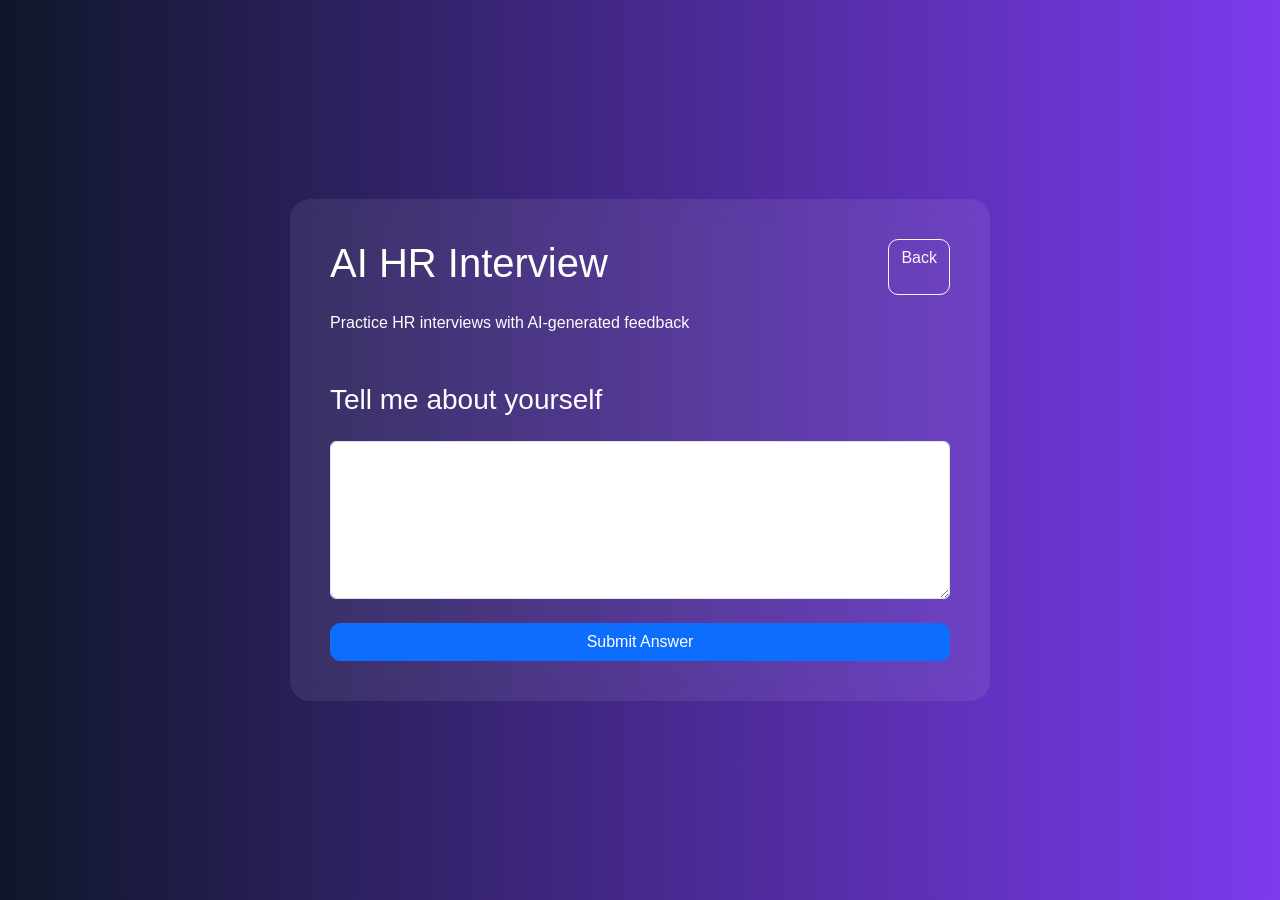
<file: frontend/hr.html>
<!DOCTYPE html>
<html lang="en">

<head>

  <meta charset="UTF-8">

  <meta name="viewport"
        content="width=device-width, initial-scale=1.0">

  <title>AI HR Interview</title>

  <link
    href="https://cdn.jsdelivr.net/npm/bootstrap@5.3.3/dist/css/bootstrap.min.css"
    rel="stylesheet">

  <link rel="stylesheet" href="style.css">

</head>

<body>

<div class="resume-container">

  <div class="resume-card">

    <div class="d-flex justify-content-between">

      <h1>
        AI HR Interview
      </h1>

      <a
      href="dashboard.html"
      class="btn btn-outline-light">

      Back

      </a>

    </div>

    <p class="mt-3">

      Practice HR interviews with AI-generated feedback

    </p>

    <div class="mt-5">

      <h3 id="question">

        Tell me about yourself

      </h3>

      <textarea
      id="answer"
      class="form-control mt-4"
      rows="6"
      placeholder="Type your answer here">
      </textarea>

      <button
      class="btn btn-primary mt-4 w-100"
      onclick="submitAnswer()">

      Submit Answer

      </button>

    </div>

    <div
    id="feedback"
    class="chart-card mt-5"
    style="display:none;">

    </div>

  </div>

</div>

<script>

const questions = [

    "Tell me about yourself",

    "Why should we hire you?",

    "What are your strengths?",

    "What are your weaknesses?",

    "Where do you see yourself in 5 years?",

    "Describe a challenge you faced",

    "Why do you want this job?"

];

function randomQuestion(){

    const randomIndex =
    Math.floor(Math.random() * questions.length);

    document.getElementById("question")
    .innerText = questions[randomIndex];

}

function submitAnswer(){

    const answer =
    document.getElementById("answer").value;

    let score = 0;

    let feedback = "";

    if(answer.length > 150){

        score = 95;

        feedback =
        "Excellent answer with strong communication and explanation.";

    }

    else if(answer.length > 80){

        score = 80;

        feedback =
        "Good answer. Try adding more confidence and examples.";

    }

    else if(answer.length > 30){

        score = 65;

        feedback =
        "Average answer. Try explaining more clearly.";

    }

    else{

        score = 40;

        feedback =
        "Answer too short. Add more details and confidence.";

    }

    const feedbackBox =
    document.getElementById("feedback");

    feedbackBox.style.display = "block";

    feedbackBox.innerHTML = `

        <h3>AI Feedback</h3>

        <h1 class="mt-3">${score}%</h1>

        <p class="mt-3">

        ${feedback}

        </p>

        <button
        class="btn btn-success mt-3"
        onclick="nextQuestion()">

        Next Question

        </button>

    `;

}

function nextQuestion(){

    randomQuestion();

    document.getElementById("answer").value = "";

    document.getElementById("feedback")
    .style.display = "none";

}

</script>

</body>
</html>
</file>
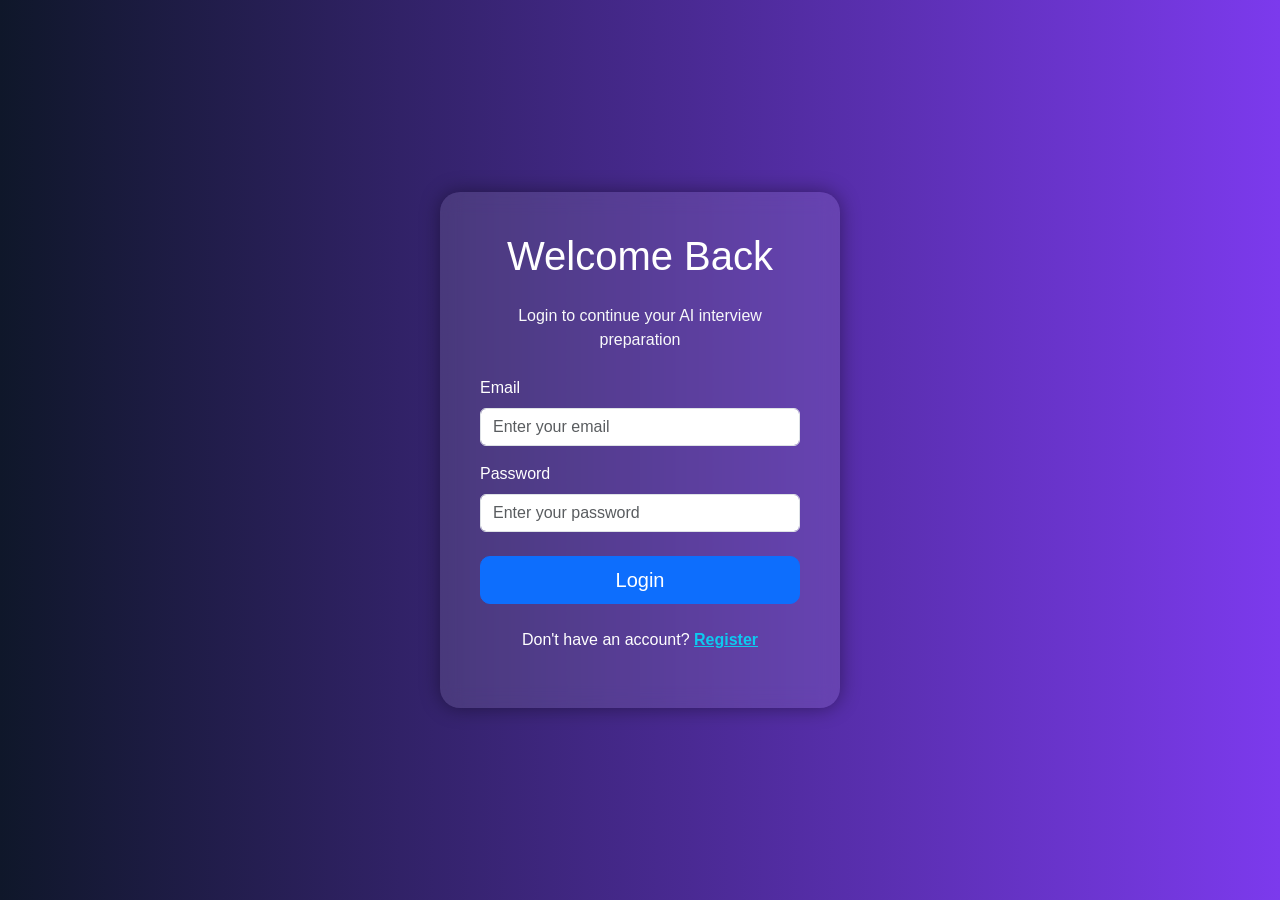
<file: frontend/login.html>
<!DOCTYPE html>
<html lang="en">
<head>

  <meta charset="UTF-8">

  <meta name="viewport"
        content="width=device-width, initial-scale=1.0">

  <title>Login - InterviewIQ AI</title>

  <!-- Bootstrap -->

  <link
    href="https://cdn.jsdelivr.net/npm/bootstrap@5.3.3/dist/css/bootstrap.min.css"
    rel="stylesheet">

  <!-- CSS -->

  <link rel="stylesheet" href="style.css">

</head>

<body>

<div class="login-container">

  <div class="login-card">

    <h1 class="text-center mb-4">
      Welcome Back
    </h1>

    <p class="text-center text-light mb-4">
      Login to continue your AI interview preparation
    </p>

    <!-- FORM -->

    <form id="loginForm">

      <!-- EMAIL -->

      <div class="mb-3">

        <label class="mb-2">
          Email
        </label>

        <input
          type="email"
          class="form-control"
          placeholder="Enter your email"
        >

      </div>

      <!-- PASSWORD -->

      <div class="mb-4">

        <label class="mb-2">
          Password
        </label>

        <input
          type="password"
          class="form-control"
          placeholder="Enter your password"
        >

      </div>

      <!-- LOGIN BUTTON -->

      <button
        type="submit"
        class="btn btn-primary w-100 btn-lg">

        Login

      </button>

    </form>

    <!-- REGISTER LINK -->

    <div class="text-center mt-4">

      <p>

        Don't have an account?

        <a
          href="register.html"
          class="text-info fw-bold">

          Register

        </a>

      </p>

    </div>

  </div>

</div>

<!-- JAVASCRIPT -->

<script>

document.getElementById("loginForm").addEventListener("submit", function(event) {

    event.preventDefault();

    const email = document.querySelector('input[type="email"]').value;

    const password = document.querySelector('input[type="password"]').value;

    if(email !== "" && password !== "") {

        window.location.href = "index.html";

    } else {

        alert("Please enter email and password");

    }

});

</script>

</body>
</html>
</file>
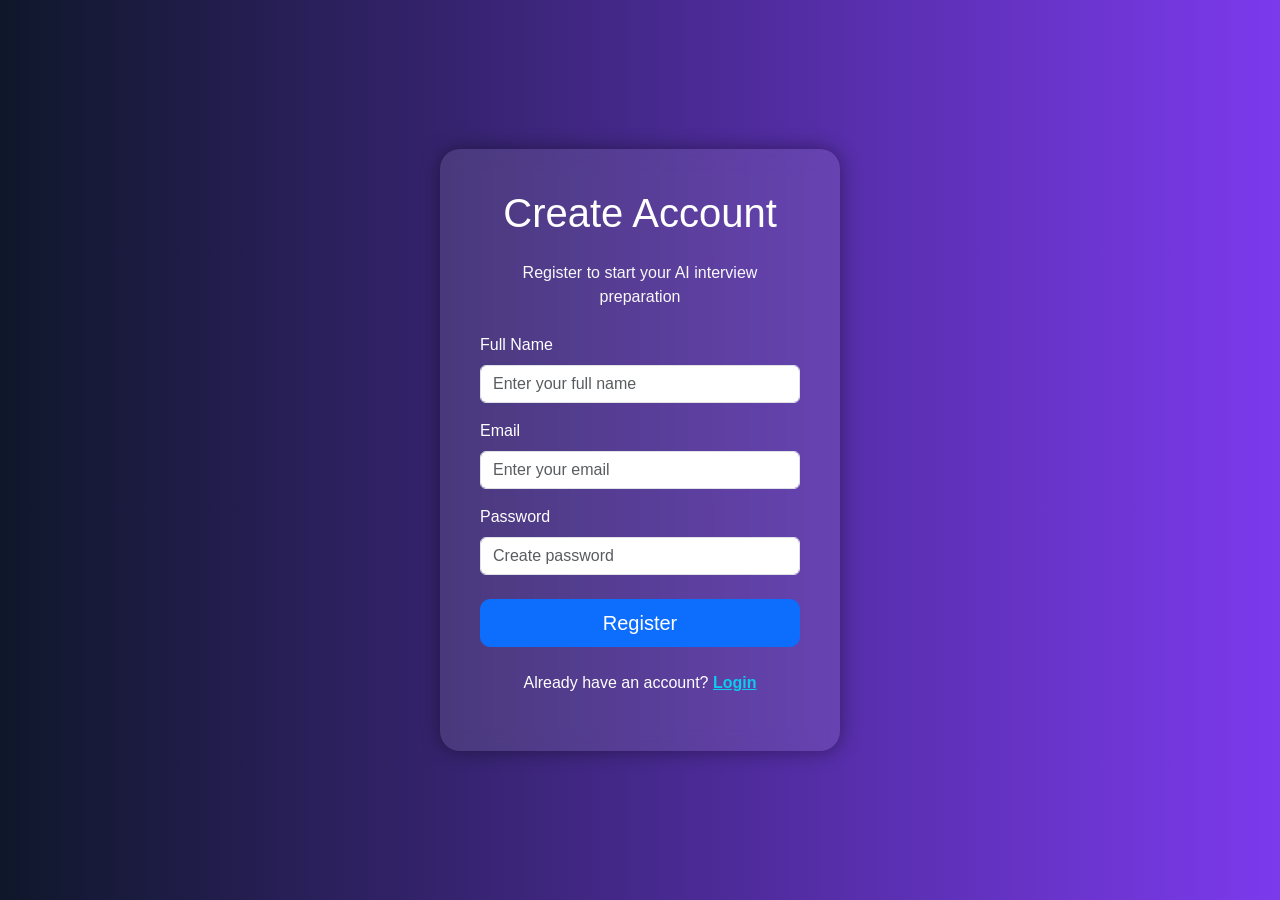
<file: frontend/register.html>
<!DOCTYPE html>
<html lang="en">

<head>

  <meta charset="UTF-8">

  <meta name="viewport"
        content="width=device-width, initial-scale=1.0">

  <title>Register - InterviewIQ AI</title>

  <!-- Bootstrap -->

  <link
    href="https://cdn.jsdelivr.net/npm/bootstrap@5.3.3/dist/css/bootstrap.min.css"
    rel="stylesheet">

  <!-- CSS -->

  <link rel="stylesheet" href="style.css">

</head>

<body>

<div class="login-container">

  <div class="login-card">

    <h1 class="text-center mb-4">
      Create Account
    </h1>

    <p class="text-center text-light mb-4">
      Register to start your AI interview preparation
    </p>

    <form>

      <!-- FULL NAME -->

      <div class="mb-3">

        <label class="mb-2">
          Full Name
        </label>

        <input
          type="text"
          class="form-control"
          placeholder="Enter your full name"
        >

      </div>

      <!-- EMAIL -->

      <div class="mb-3">

        <label class="mb-2">
          Email
        </label>

        <input
          type="email"
          class="form-control"
          placeholder="Enter your email"
        >

      </div>

      <!-- PASSWORD -->

      <div class="mb-4">

        <label class="mb-2">
          Password
        </label>

        <input
          type="password"
          class="form-control"
          placeholder="Create password"
        >

      </div>

      <!-- REGISTER BUTTON -->

      <button
        type="button"
        onclick="showSuccess()"
        class="btn btn-primary w-100 btn-lg">

        Register

      </button>

    </form>

    <!-- LOGIN LINK -->

    <div class="text-center mt-4">

      <p>

        Already have an account?

        <a
          href="login.html"
          class="text-info fw-bold">

          Login

        </a>

      </p>

    </div>

  </div>

</div>

<!-- SUCCESS SCRIPT -->

<script>

function showSuccess() {

    // GET EMAIL

    const email =
    document.querySelector(
      'input[type="email"]'
    ).value;

    // VALIDATE EMAIL

    if(email === "") {

        alert(
          "⚠️ Please enter your email"
        );

        return;
    }

    // SUCCESS MESSAGE

    alert(

      "🎉 Registration Successful!\n\n" +

      "Registered Email:\n" +

      email +

      "\n\nWelcome to InterviewIQ AI 🚀"

    );

    // REDIRECT TO LOGIN

    window.location.href =
    "login.html";
}

</script>

</body>

</html>
</file>
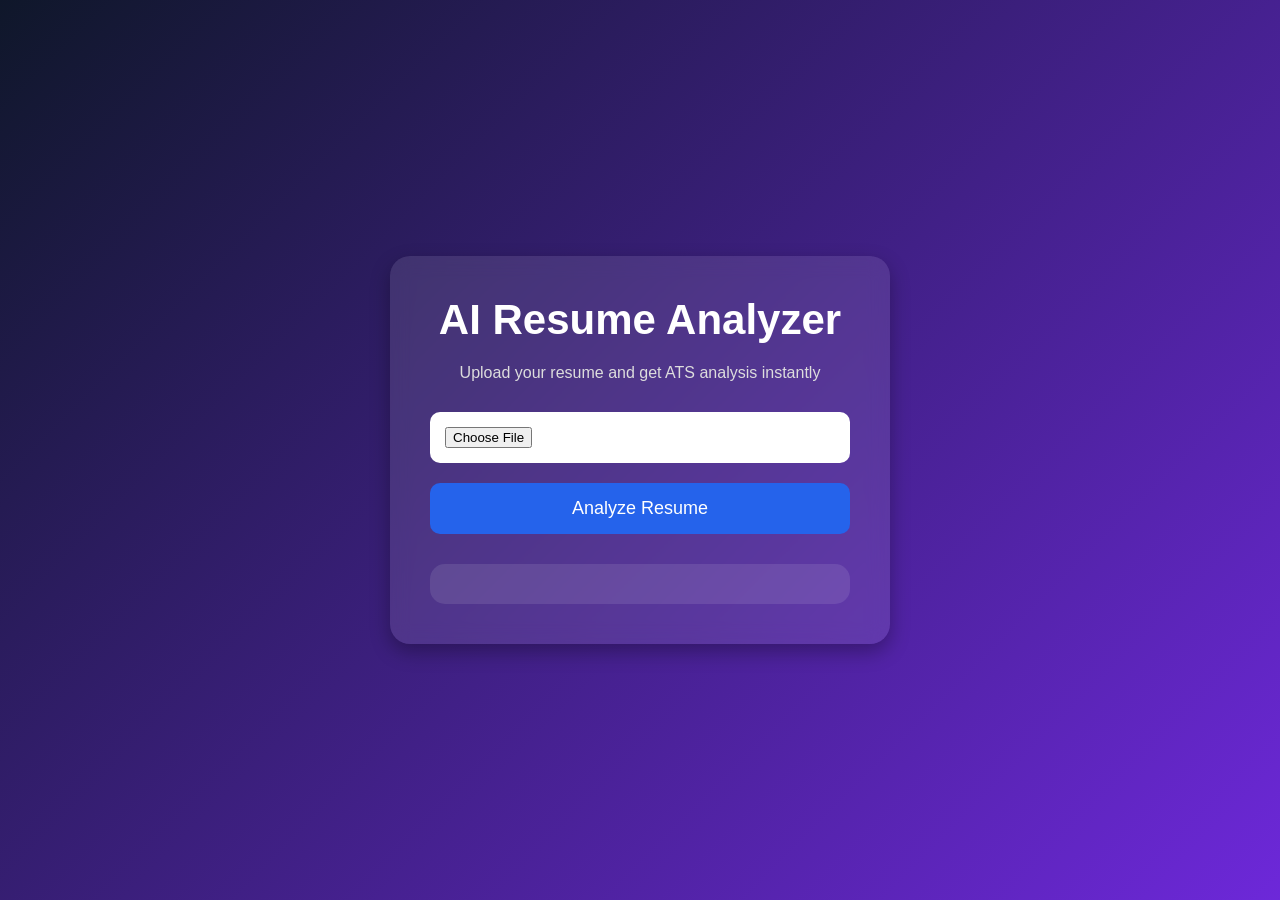
<file: frontend/resume.html>
<!DOCTYPE html>
<html lang="en">

<head>

    <meta charset="UTF-8">

    <meta name="viewport"
          content="width=device-width, initial-scale=1.0">

    <title>AI Resume Analyzer</title>

    <style>

        *{
            margin:0;
            padding:0;
            box-sizing:border-box;
            font-family:Arial, sans-serif;
        }

        body{

            height:100vh;

            display:flex;

            justify-content:center;

            align-items:center;

            background:linear-gradient(
                135deg,
                #0f172a,
                #6d28d9
            );

        }

        .container{

            width:500px;

            background:rgba(255,255,255,0.1);

            padding:40px;

            border-radius:20px;

            backdrop-filter:blur(10px);

            box-shadow:0 8px 20px rgba(0,0,0,0.3);

            color:white;

        }

        h1{

            text-align:center;

            margin-bottom:20px;

            font-size:42px;

        }

        p{

            text-align:center;

            margin-bottom:30px;

            color:#ddd;

        }

        input[type="file"]{

            width:100%;

            padding:15px;

            background:white;

            border:none;

            border-radius:10px;

            margin-bottom:20px;

            cursor:pointer;

        }

        button{

            width:100%;

            padding:15px;

            border:none;

            border-radius:10px;

            background:#2563eb;

            color:white;

            font-size:18px;

            cursor:pointer;

            transition:0.3s;

        }

        button:hover{

            background:#1d4ed8;

        }

        #result{

            margin-top:30px;

            background:rgba(255,255,255,0.1);

            padding:20px;

            border-radius:15px;

        }

        #result h2{

            margin-bottom:15px;

            color:#4ade80;

        }

        #result h3{

            margin-bottom:10px;

        }

    </style>

</head>

<body>

<div class="container">

    <h1>
        AI Resume Analyzer
    </h1>

    <p>
        Upload your resume and get ATS analysis instantly
    </p>

    <input type="file" id="resumeFile">

    <button onclick="uploadResume()">
        Analyze Resume
    </button>

    <div id="result"></div>

</div>

<script>

async function uploadResume(){

    const fileInput =
        document.getElementById("resumeFile");

    const file = fileInput.files[0];

    if(!file){

        alert("Please select file");

        return;
    }

    const formData = new FormData();

    formData.append("resume", file);

    try{

        const response = await fetch(

            "http://127.0.0.1:5000/analyze_resume",

            {
                method: "POST",
                body: formData
            }

        );

        const data = await response.json();

        document.getElementById("result").innerHTML = `

            <h2>
                ATS Score: ${data.ats_score}%
            </h2>

            <h3>
                Skills Detected:
            </h3>

            <p>
                ${data.skills.join(", ")}
            </p>

        `;

    }

    catch(error){

        console.log(error);

        alert("Backend connection error");

    }

}

</script>

</body>

</html>
</file>
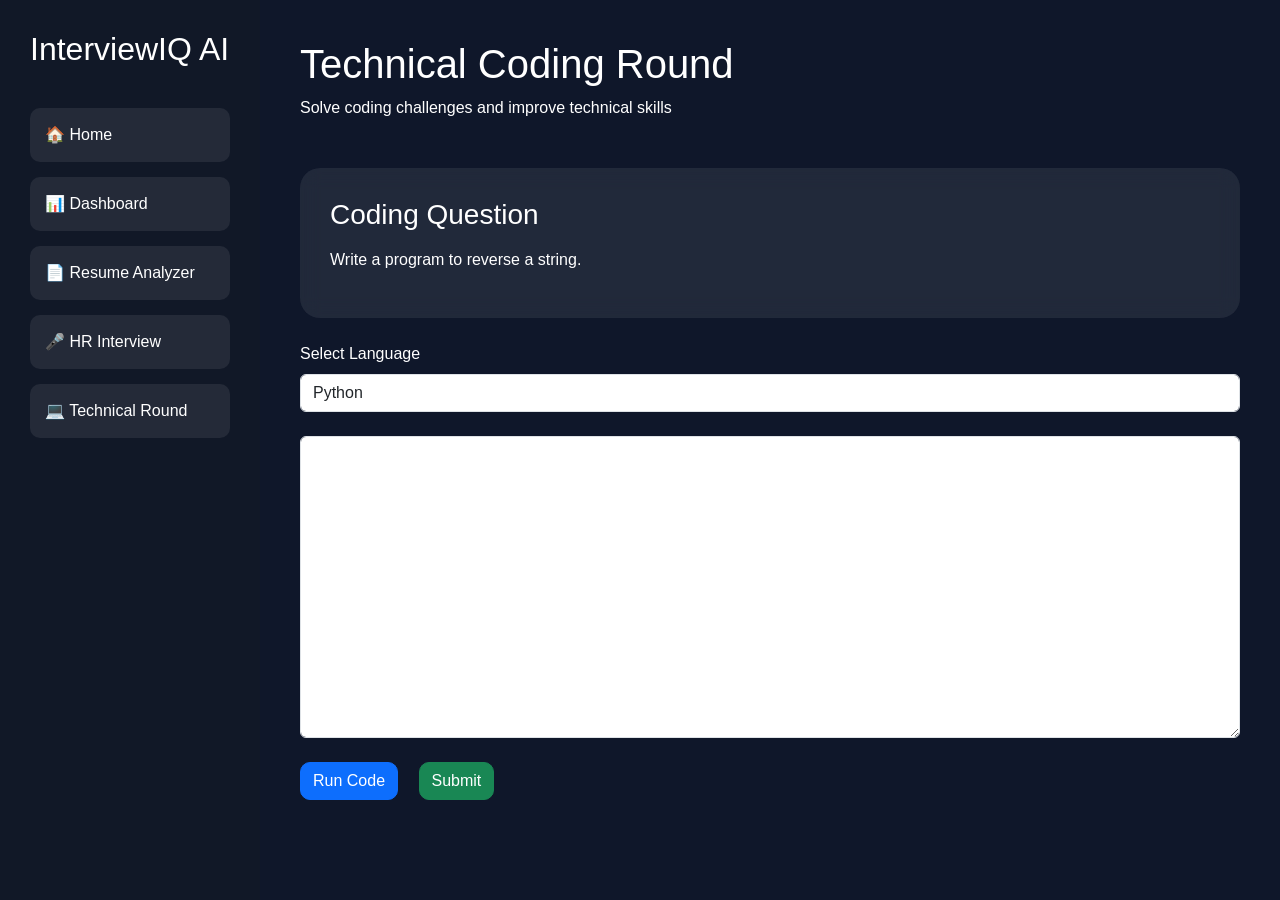
<file: frontend/technical.html>
<!DOCTYPE html>
<html lang="en">

<head>

  <meta charset="UTF-8">

  <meta name="viewport"
        content="width=device-width, initial-scale=1.0">

  <title>Technical Coding Round</title>

  <link
    href="https://cdn.jsdelivr.net/npm/bootstrap@5.3.3/dist/css/bootstrap.min.css"
    rel="stylesheet">

  <link rel="stylesheet" href="style.css">

</head>

<body>

<div class="dashboard-container">

  <!-- SIDEBAR -->

  <div class="sidebar">

    <h2 class="logo">
      InterviewIQ AI
    </h2>

    <ul>

      <li>
        <a href="index.html">
          🏠 Home
        </a>
      </li>

      <li>
        <a href="dashboard.html">
          📊 Dashboard
        </a>
      </li>

      <li>
        <a href="resume.html">
          📄 Resume Analyzer
        </a>
      </li>

      <li>
        <a href="hr.html">
          🎤 HR Interview
        </a>
      </li>

      <li>
        <a href="technical.html">
          💻 Technical Round
        </a>
      </li>

    </ul>

  </div>

  <!-- MAIN -->

  <div class="main-content">

    <h1>
      Technical Coding Round
    </h1>

    <p>
      Solve coding challenges and improve technical skills
    </p>

    <!-- QUESTION -->

    <div class="chart-card mt-5">

      <h3>
        Coding Question
      </h3>

      <p class="mt-3">

        Write a program to reverse a string.

      </p>

    </div>

    <!-- LANGUAGE -->

    <div class="mt-4">

      <label>
        Select Language
      </label>

      <select class="form-control mt-2">

        <option>Python</option>

        <option>Java</option>

        <option>C++</option>

        <option>JavaScript</option>

      </select>

    </div>

    <!-- CODE EDITOR -->

    <div class="mt-4">

      <textarea
      class="form-control"
      rows="12"
      placeholder="Write your code here...">
      </textarea>

    </div>

    <!-- BUTTONS -->

    <div class="mt-4">

      <button
      class="btn btn-primary me-3"
      onclick="runCode()">

      Run Code

      </button>

      <button
      class="btn btn-success"
      onclick="submitCode()">

      Submit

      </button>

    </div>

    <!-- OUTPUT -->

    <div
    id="output"
    class="chart-card mt-5"
    style="display:none;">

    </div>

  </div>

</div>

<script>

function runCode(){

    const output =
    document.getElementById("output");

    output.style.display = "block";

    output.innerHTML = `

        <h3>Code Output</h3>

        <p class="mt-3">

        Program executed successfully.

        </p>

    `;
}

function submitCode(){

    const output =
    document.getElementById("output");

    output.style.display = "block";

    output.innerHTML = `

        <h3>AI Technical Feedback</h3>

        <h1 class="mt-3">
        88%
        </h1>

        <p class="mt-3">

        Good logic and syntax.
        Improve optimization and readability.

        </p>

    `;
}

</script>

</body>
</html>
</file>
<file: frontend/style.css>
body{
    margin:0;
    padding:0;
    font-family:Arial,sans-serif;
    background:#0f172a;
    color:white;
}

/* HERO SECTION */

.hero{
    height:90vh;
    display:flex;
    justify-content:center;
    align-items:center;
    text-align:center;
    background:linear-gradient(to right,#1e293b,#7c3aed);
}

.hero h1{
    font-size:65px;
    font-weight:bold;
}

.hero p{
    font-size:22px;
}

/* FEATURES */

.features{
    background:#111827;
}

.feature-card{
    background:rgba(255,255,255,0.08);
    border-radius:20px;
    transition:0.4s;
    height:100%;
    backdrop-filter:blur(10px);
}

.feature-card:hover{
    transform:translateY(-10px);
    background:rgba(255,255,255,0.15);
}

/* LOGIN */

.login-container{
    height:100vh;
    display:flex;
    justify-content:center;
    align-items:center;
    background:linear-gradient(to right,#0f172a,#7c3aed);
}

.login-card{
    width:400px;
    background:rgba(255,255,255,0.1);
    padding:40px;
    border-radius:20px;
    backdrop-filter:blur(10px);
    box-shadow:0px 0px 20px rgba(0,0,0,0.4);
}

/* DASHBOARD */

.dashboard-container{
    display:flex;
    min-height:100vh;
    background:#0f172a;
    color:white;
}

.sidebar{
    width:260px;
    background:#111827;
    padding:30px;
}

.logo{
    margin-bottom:40px;
}

.sidebar ul{
    list-style:none;
    padding:0;
}

.sidebar ul li{
    padding:15px;
    margin-bottom:15px;
    background:rgba(255,255,255,0.08);
    border-radius:10px;
    transition:0.3s;
}

.sidebar ul li:hover{
    background:#7c3aed;
}

.sidebar ul li a{
    color:white;
    text-decoration:none;
    display:block;
}

.main-content{
    flex:1;
    padding:40px;
}

.dashboard-card{
    background:rgba(255,255,255,0.08);
    padding:30px;
    border-radius:20px;
    text-align:center;
    transition:0.4s;
    backdrop-filter:blur(10px);
}

.dashboard-card:hover{
    transform:translateY(-10px);
}

.chart-card{
    background:rgba(255,255,255,0.08);
    padding:30px;
    border-radius:20px;
    backdrop-filter:blur(10px);
}

/* RESUME ANALYZER */

.resume-container{
    min-height:100vh;
    display:flex;
    justify-content:center;
    align-items:center;
    background:linear-gradient(to right,#0f172a,#7c3aed);
}

.resume-card{
    width:700px;
    background:rgba(255,255,255,0.08);
    padding:40px;
    border-radius:20px;
    backdrop-filter:blur(10px);
}

#result{
    margin-top:30px;
    background:rgba(255,255,255,0.08);
    padding:20px;
    border-radius:15px;
}

/* BUTTONS */

.btn{
    border-radius:10px;
    transition:0.3s;
}

.btn:hover{
    transform:scale(1.05);
}
</file>
